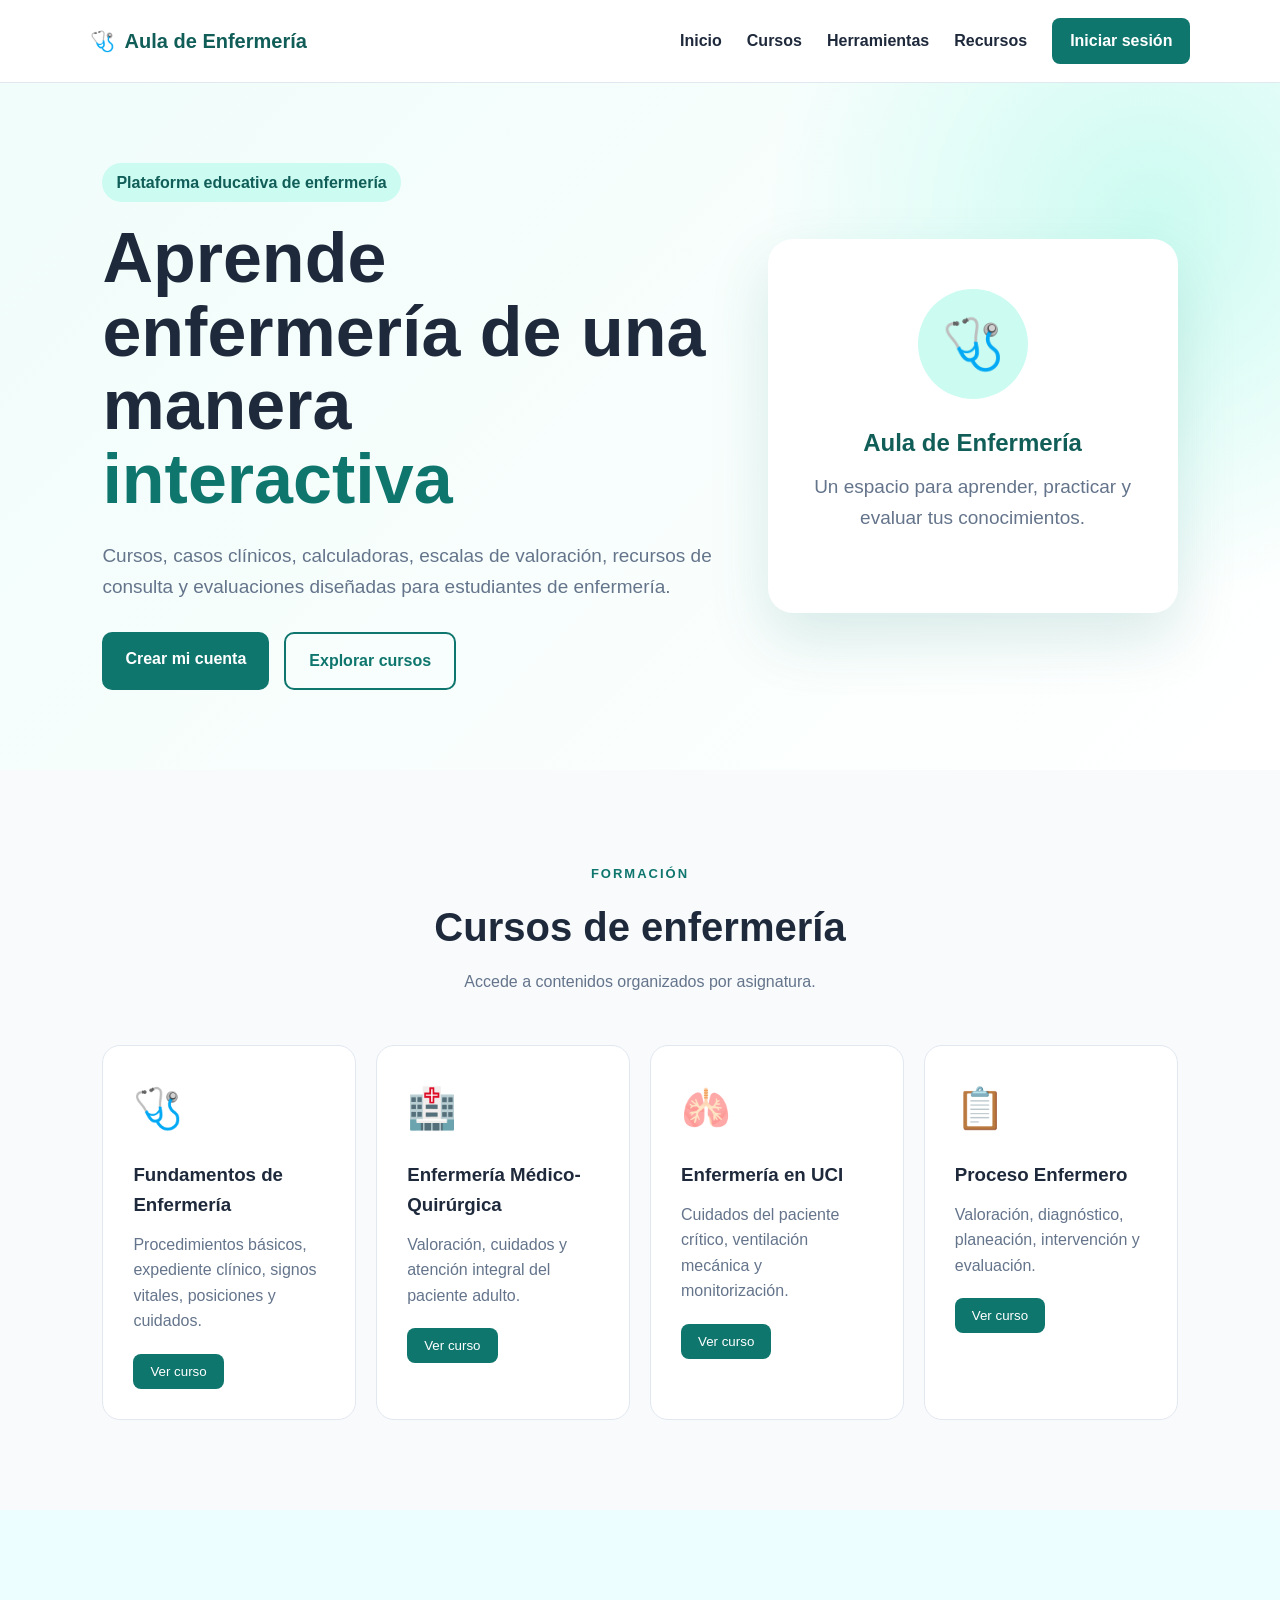
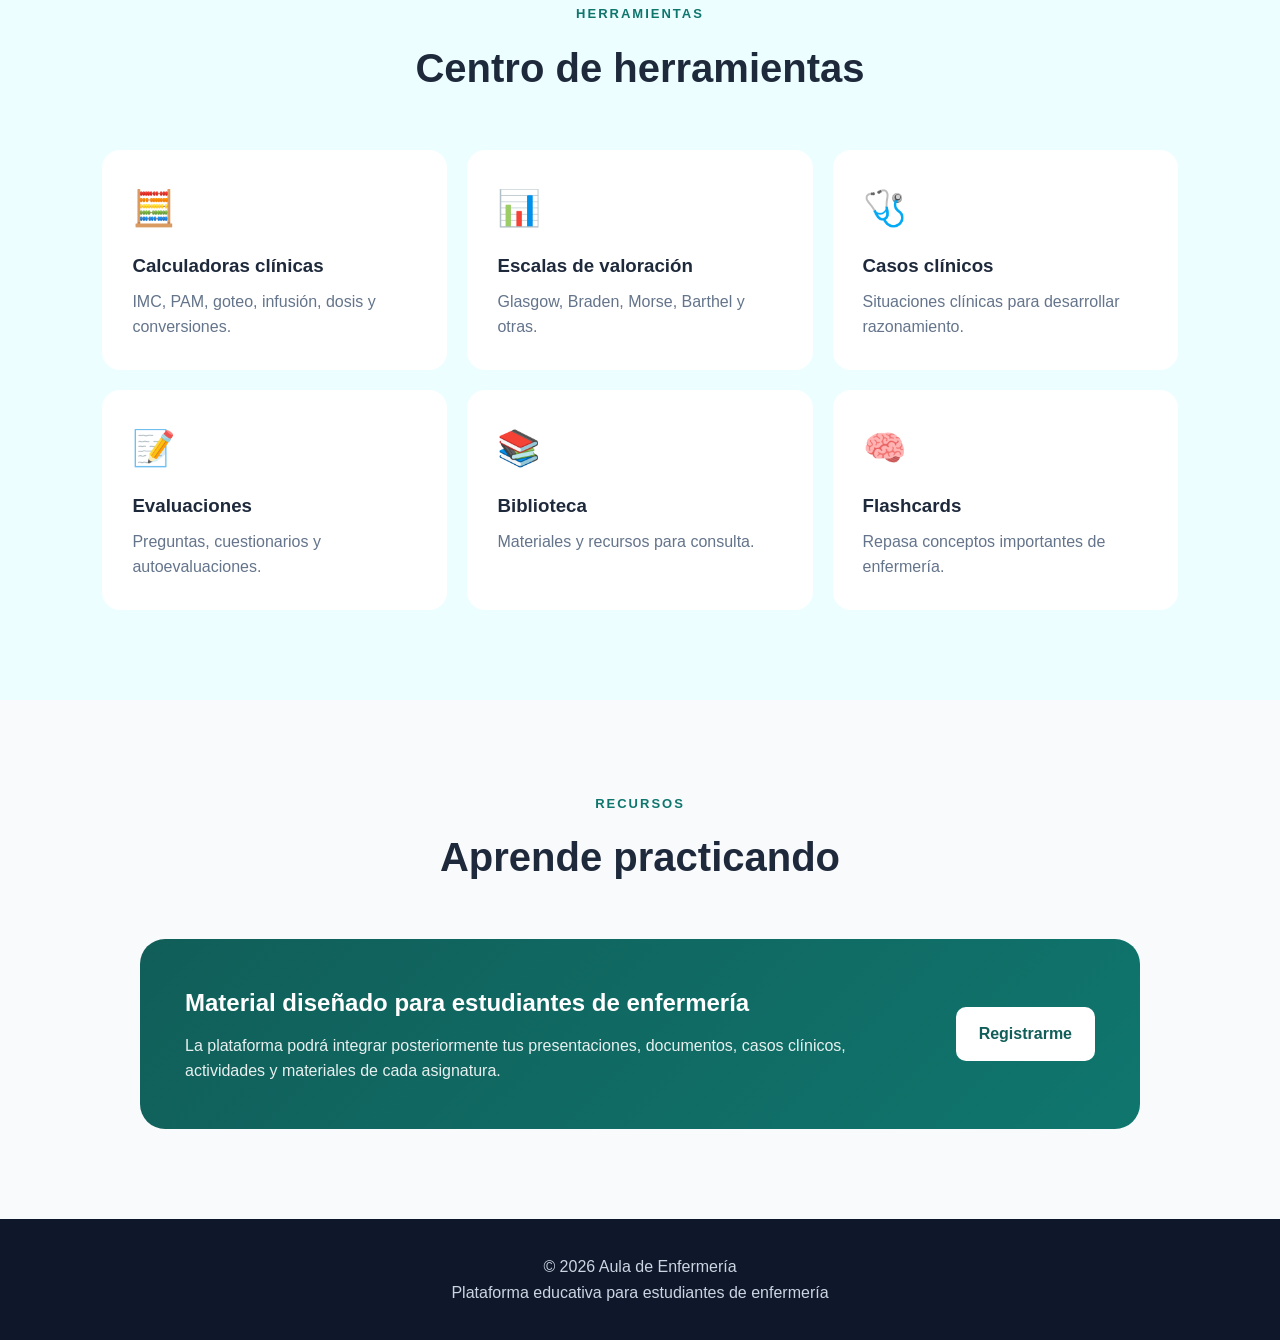
<file: index.html>
<!DOCTYPE html>
<html lang="es">
<head>
    <meta charset="UTF-8">
    <meta name="viewport" content="width=device-width, initial-scale=1.0">
    <title>Aula de Enfermería</title>
    <link rel="stylesheet" href="assets/css/estilos.css">
</head>
<body>
    <header class="header">
        <div class="logo">🩺 <span>Aula de Enfermería</span></div>
        <nav>
            <a href="#inicio">Inicio</a>
            <a href="#cursos">Cursos</a>
            <a href="#herramientas">Herramientas</a>
            <a href="#recursos">Recursos</a>
            <a href="login.html" class="btn-login">Iniciar sesión</a>
        </nav>
    </header>

    <main>
        <section id="inicio" class="hero">
            <div class="hero-text">
                <span class="badge">Plataforma educativa de enfermería</span>
                <h1>Aprende enfermería de una manera <span>interactiva</span></h1>
                <p>
                    Cursos, casos clínicos, calculadoras, escalas de valoración, recursos de consulta y evaluaciones diseñadas para estudiantes de enfermería.
                </p>
                <div class="hero-buttons">
                    <a href="registro.html" class="btn-primary">Crear mi cuenta</a>
                    <a href="#cursos" class="btn-secondary">Explorar cursos</a>
                </div>
            </div>

            <div class="hero-card">
                <div class="medical-icon">🩺</div>
                <h2>Aula de Enfermería</h2>
                <p>Un espacio para aprender, practicar y evaluar tus conocimientos.</p>
            </div>
        </section>

        <section id="cursos" class="section">
            <div class="section-title">
                <span>FORMACIÓN</span>
                <h2>Cursos de enfermería</h2>
                <p>Accede a contenidos organizados por asignatura.</p>
            </div>

            <div class="cards">
                <article class="course-card">
                    <div class="course-icon">🩺</div>
                    <h3>Fundamentos de Enfermería</h3>
                    <p>Procedimientos básicos, expediente clínico, signos vitales, posiciones y cuidados.</p>
                    <button class="course-btn">Ver curso</button>
                </article>

                <article class="course-card">
                    <div class="course-icon">🏥</div>
                    <h3>Enfermería Médico-Quirúrgica</h3>
                    <p>Valoración, cuidados y atención integral del paciente adulto.</p>
                    <button class="course-btn">Ver curso</button>
                </article>

                <article class="course-card">
                    <div class="course-icon">🫁</div>
                    <h3>Enfermería en UCI</h3>
                    <p>Cuidados del paciente crítico, ventilación mecánica y monitorización.</p>
                    <button class="course-btn">Ver curso</button>
                </article>

                <article class="course-card">
                    <div class="course-icon">📋</div>
                    <h3>Proceso Enfermero</h3>
                    <p>Valoración, diagnóstico, planeación, intervención y evaluación.</p>
                    <button class="course-btn">Ver curso</button>
                </article>
            </div>
        </section>

        <section id="herramientas" class="section tools-section">
            <div class="section-title">
                <span>HERRAMIENTAS</span>
                <h2>Centro de herramientas</h2>
            </div>

            <div class="tools-grid">
                <div class="tool">
                    <span>🧮</span>
                    <h3>Calculadoras clínicas</h3>
                    <p>IMC, PAM, goteo, infusión, dosis y conversiones.</p>
                </div>

                <div class="tool">
                    <span>📊</span>
                    <h3>Escalas de valoración</h3>
                    <p>Glasgow, Braden, Morse, Barthel y otras.</p>
                </div>

                <div class="tool">
                    <span>🩺</span>
                    <h3>Casos clínicos</h3>
                    <p>Situaciones clínicas para desarrollar razonamiento.</p>
                </div>

                <div class="tool">
                    <span>📝</span>
                    <h3>Evaluaciones</h3>
                    <p>Preguntas, cuestionarios y autoevaluaciones.</p>
                </div>

                <div class="tool">
                    <span>📚</span>
                    <h3>Biblioteca</h3>
                    <p>Materiales y recursos para consulta.</p>
                </div>

                <div class="tool">
                    <span>🧠</span>
                    <h3>Flashcards</h3>
                    <p>Repasa conceptos importantes de enfermería.</p>
                </div>
            </div>
        </section>

        <section id="recursos" class="section resources">
            <div class="section-title">
                <span>RECURSOS</span>
                <h2>Aprende practicando</h2>
            </div>

            <div class="resource-box">
                <div>
                    <h2>Material diseñado para estudiantes de enfermería</h2>
                    <p>
                        La plataforma podrá integrar posteriormente tus presentaciones, documentos, casos clínicos, actividades y materiales de cada asignatura.
                    </p>
                </div>
                <a href="registro.html" class="btn-primary">Registrarme</a>
            </div>
        </section>
    </main>

    <footer>
        <p>© 2026 Aula de Enfermería</p>
        <p>Plataforma educativa para estudiantes de enfermería</p>
    </footer>

    <script src="assets/js/app.js"></script>
</body>
</html>
</file>
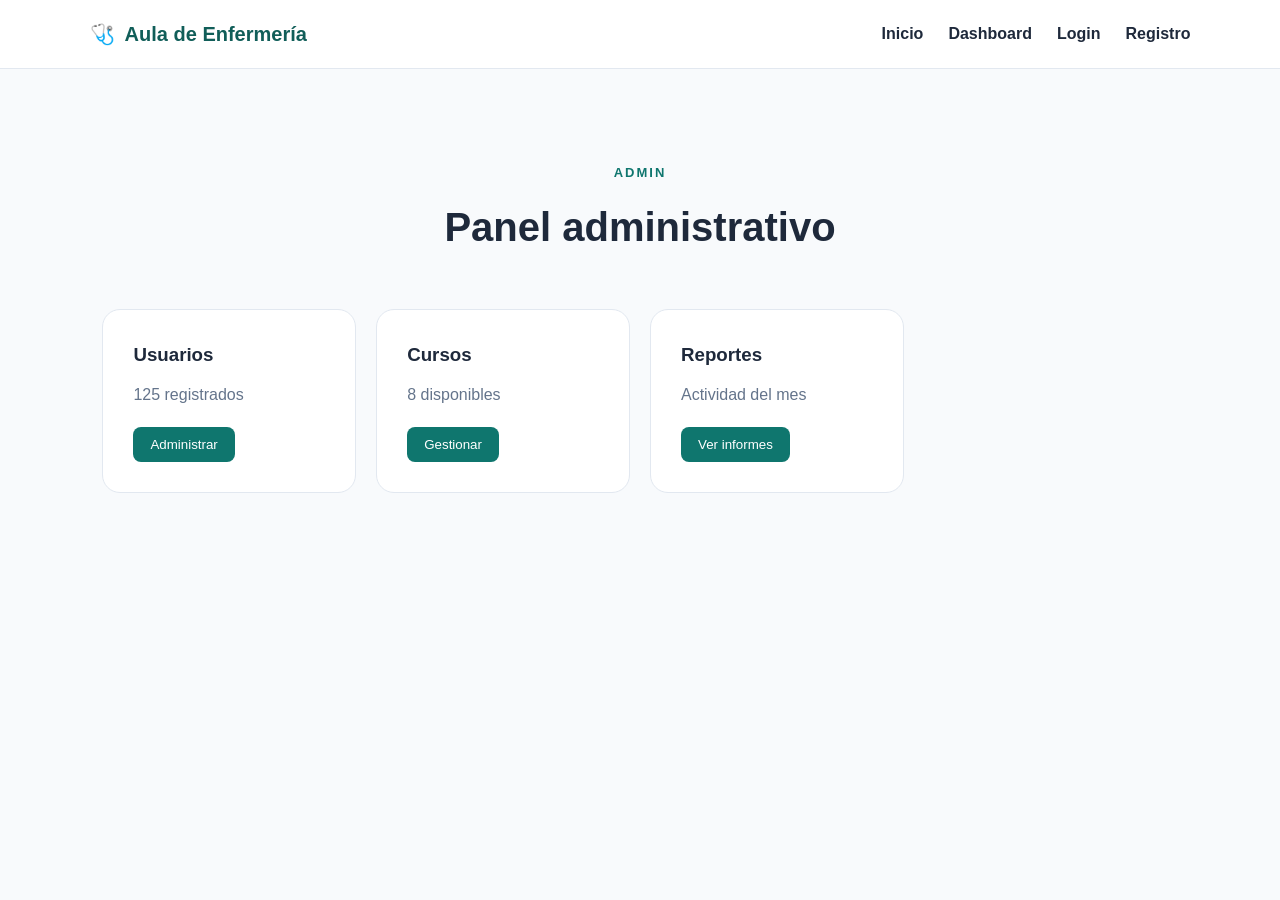
<file: admin.html>
<!DOCTYPE html>
<html lang="es">
<head>
  <meta charset="UTF-8">
  <meta name="viewport" content="width=device-width, initial-scale=1.0">
  <title>Administración - Aula de Enfermería</title>
  <link rel="stylesheet" href="assets/css/estilos.css">
</head>
<body>
  <header class="header">
    <div class="logo">🩺 <span>Aula de Enfermería</span></div>
    <nav>
      <a href="index.html">Inicio</a>
      <a href="dashboard.html">Dashboard</a>
      <a href="login.html">Login</a>
      <a href="registro.html">Registro</a>
    </nav>
  </header>

  <main class="section dashboard-shell">
    <div class="section-title">
      <span>ADMIN</span>
      <h2>Panel administrativo</h2>
    </div>

    <div class="cards">
      <article class="course-card">
        <h3>Usuarios</h3>
        <p>125 registrados</p>
        <button>Administrar</button>
      </article>
      <article class="course-card">
        <h3>Cursos</h3>
        <p>8 disponibles</p>
        <button>Gestionar</button>
      </article>
      <article class="course-card">
        <h3>Reportes</h3>
        <p>Actividad del mes</p>
        <button>Ver informes</button>
      </article>
    </div>
  </main>
</body>
</html>
</file>
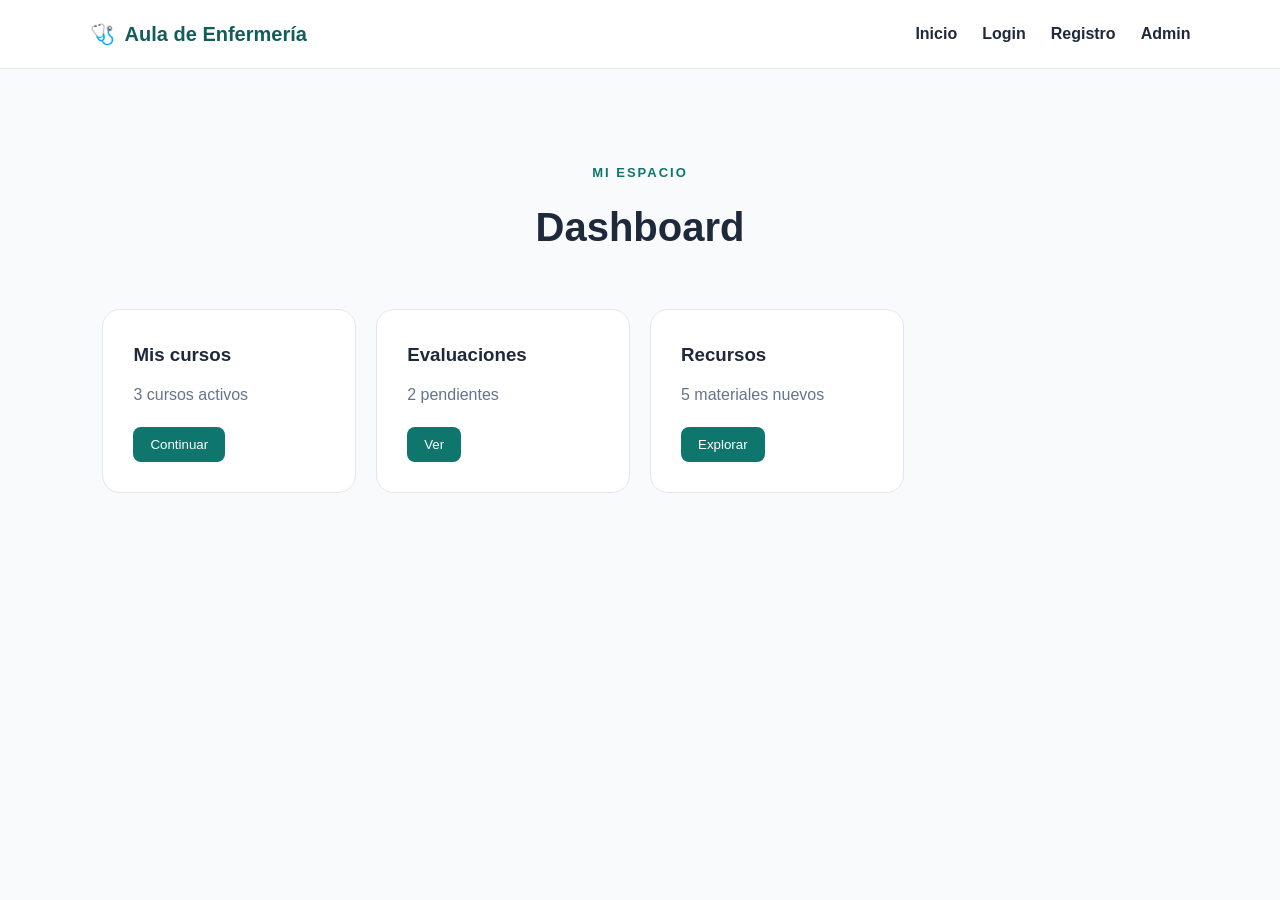
<file: dashboard.html>
<!DOCTYPE html>
<html lang="es">
<head>
  <meta charset="UTF-8">
  <meta name="viewport" content="width=device-width, initial-scale=1.0">
  <title>Dashboard - Aula de Enfermería</title>
  <link rel="stylesheet" href="assets/css/estilos.css">
</head>
<body>
  <header class="header">
    <div class="logo">🩺 <span>Aula de Enfermería</span></div>
    <nav>
      <a href="index.html">Inicio</a>
      <a href="login.html">Login</a>
      <a href="registro.html">Registro</a>
      <a href="admin.html">Admin</a>
    </nav>
  </header>

  <main class="section dashboard-shell">
    <div class="section-title">
      <span>MI ESPACIO</span>
      <h2>Dashboard</h2>
    </div>

    <div class="cards">
      <article class="course-card">
        <h3>Mis cursos</h3>
        <p>3 cursos activos</p>
        <button>Continuar</button>
      </article>
      <article class="course-card">
        <h3>Evaluaciones</h3>
        <p>2 pendientes</p>
        <button>Ver</button>
      </article>
      <article class="course-card">
        <h3>Recursos</h3>
        <p>5 materiales nuevos</p>
        <button>Explorar</button>
      </article>
    </div>
  </main>
</body>
</html>
</file>
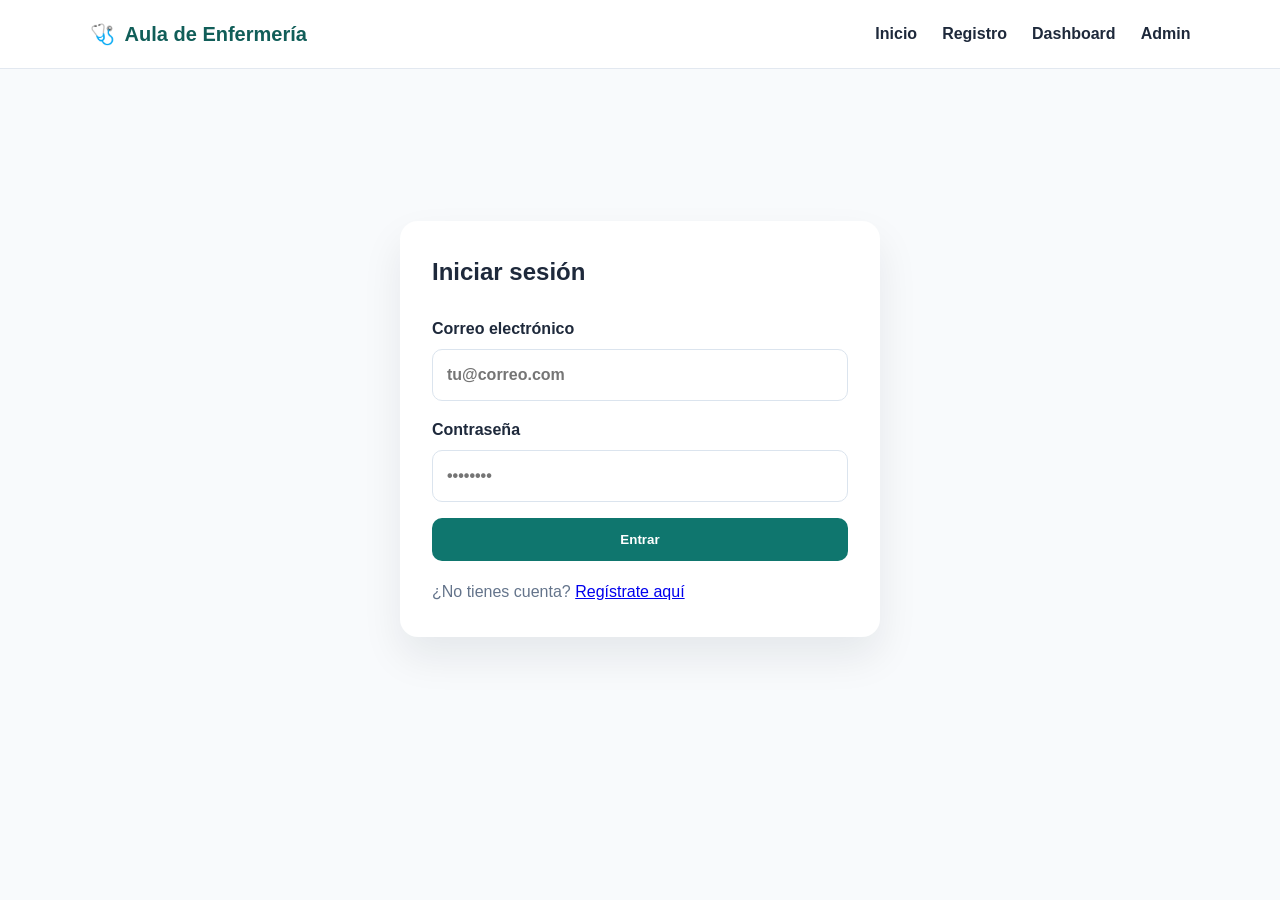
<file: login.html>
<!DOCTYPE html>
<html lang="es">
<head>
  <meta charset="UTF-8">
  <meta name="viewport" content="width=device-width, initial-scale=1.0">
  <title>Iniciar sesión - Aula de Enfermería</title>
  <link rel="stylesheet" href="assets/css/estilos.css">
</head>
<body>
  <header class="header">
    <div class="logo">🩺 <span>Aula de Enfermería</span></div>
    <nav>
      <a href="index.html">Inicio</a>
      <a href="registro.html">Registro</a>
      <a href="dashboard.html">Dashboard</a>
      <a href="admin.html">Admin</a>
    </nav>
  </header>

  <main class="auth-shell">
    <section class="auth-card">
      <h1>Iniciar sesión</h1>
      <form>
        <label>
          Correo electrónico
          <input type="email" placeholder="tu@correo.com" />
        </label>

        <label>
          Contraseña
          <input type="password" placeholder="••••••••" />
        </label>

        <button type="submit" class="btn-primary">Entrar</button>
      </form>
      <p class="muted">¿No tienes cuenta? <a href="registro.html">Regístrate aquí</a></p>
    </section>
  </main>

  <script src="assets/js/auth.js"></script>
</body>
</html>
</file>
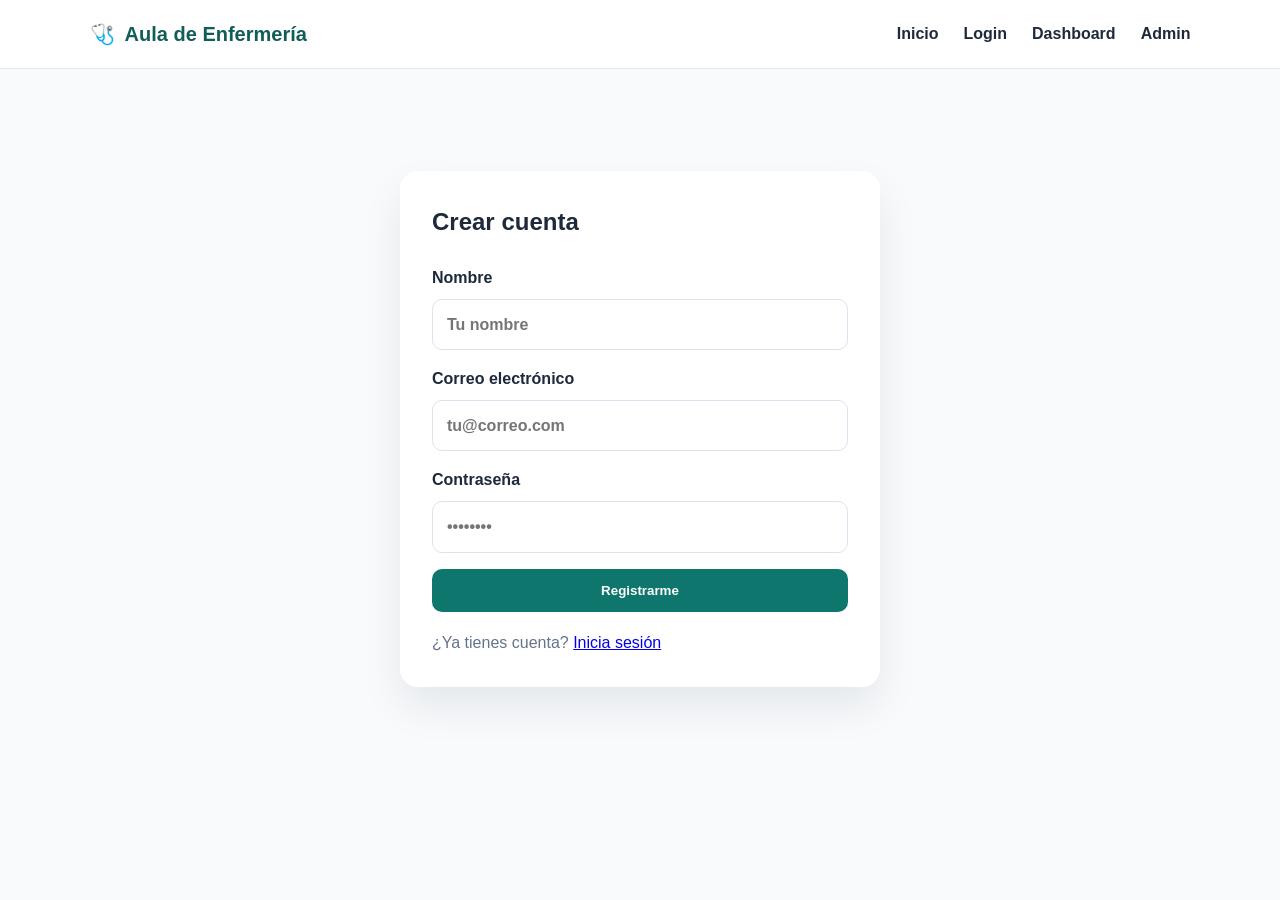
<file: registro.html>
<!DOCTYPE html>
<html lang="es">
<head>
  <meta charset="UTF-8">
  <meta name="viewport" content="width=device-width, initial-scale=1.0">
  <title>Registro - Aula de Enfermería</title>
  <link rel="stylesheet" href="assets/css/estilos.css">
</head>
<body>
  <header class="header">
    <div class="logo">🩺 <span>Aula de Enfermería</span></div>
    <nav>
      <a href="index.html">Inicio</a>
      <a href="login.html">Login</a>
      <a href="dashboard.html">Dashboard</a>
      <a href="admin.html">Admin</a>
    </nav>
  </header>

  <main class="auth-shell">
    <section class="auth-card">
      <h1>Crear cuenta</h1>
      <form>
        <label>
          Nombre
          <input type="text" placeholder="Tu nombre" />
        </label>

        <label>
          Correo electrónico
          <input type="email" placeholder="tu@correo.com" />
        </label>

        <label>
          Contraseña
          <input type="password" placeholder="••••••••" />
        </label>

        <button type="submit" class="btn-primary">Registrarme</button>
      </form>
      <p class="muted">¿Ya tienes cuenta? <a href="login.html">Inicia sesión</a></p>
    </section>
  </main>

  <script src="assets/js/auth.js"></script>
</body>
</html>
</file>
<file: assets/css/estilos.css>
:root {
    --verde: #0f766e;
    --verde-oscuro: #115e59;
    --verde-claro: #ccfbf1;
    --azul: #164e63;
    --fondo: #f8fafc;
    --blanco: #ffffff;
    --texto: #1e293b;
    --gris: #64748b;
}

* {
    margin: 0;
    padding: 0;
    box-sizing: border-box;
}

html {
    scroll-behavior: smooth;
}

body {
    font-family: Arial, Helvetica, sans-serif;
    background: var(--fondo);
    color: var(--texto);
    line-height: 1.6;
}

.header {
    position: sticky;
    top: 0;
    z-index: 100;
    display: flex;
    justify-content: space-between;
    align-items: center;
    padding: 18px 7%;
    background: rgba(255,255,255,.95);
    backdrop-filter: blur(10px);
    border-bottom: 1px solid #e2e8f0;
}

.logo {
    display: flex;
    align-items: center;
    gap: 10px;
    font-size: 20px;
    font-weight: 800;
    color: var(--verde-oscuro);
}

nav {
    display: flex;
    align-items: center;
    gap: 25px;
}

nav a {
    text-decoration: none;
    color: var(--texto);
    font-weight: 600;
}

nav a:hover {
    color: var(--verde);
}

.btn-login {
    background: var(--verde);
    color: white !important;
    padding: 10px 18px;
    border-radius: 8px;
}

.hero {
    min-height: 650px;
    display: grid;
    grid-template-columns: 1.2fr .8fr;
    gap: 50px;
    align-items: center;
    padding: 80px 8%;
    background: radial-gradient(circle at 90% 20%, #ccfbf1, transparent 30%), linear-gradient(135deg, #f0fdfa, #ffffff);
}

.hero-text {
    max-width: 700px;
}

.badge {
    display: inline-block;
    padding: 7px 14px;
    background: var(--verde-claro);
    color: var(--verde-oscuro);
    border-radius: 30px;
    font-weight: bold;
    margin-bottom: 20px;
}

.hero h1 {
    font-size: clamp(40px, 6vw, 70px);
    line-height: 1.05;
    margin-bottom: 25px;
}

.hero h1 span {
    color: var(--verde);
}

.hero p {
    font-size: 19px;
    color: var(--gris);
    max-width: 650px;
    margin-bottom: 30px;
}

.hero-buttons {
    display: flex;
    gap: 15px;
    flex-wrap: wrap;
}

.btn-primary,
.btn-secondary {
    display: inline-block;
    padding: 14px 23px;
    border-radius: 10px;
    text-decoration: none;
    font-weight: bold;
}

.btn-primary {
    background: var(--verde);
    color: white;
}

.btn-primary:hover {
    background: var(--verde-oscuro);
}

.btn-secondary {
    border: 2px solid var(--verde);
    color: var(--verde);
}

.hero-card {
    background: white;
    border-radius: 25px;
    padding: 50px 35px;
    text-align: center;
    box-shadow: 0 25px 60px rgba(15,118,110,.15);
}

.medical-icon {
    width: 110px;
    height: 110px;
    margin: 0 auto 25px;
    display: flex;
    align-items: center;
    justify-content: center;
    border-radius: 50%;
    background: var(--verde-claro);
    font-size: 50px;
}

.hero-card h2 {
    margin-bottom: 10px;
    color: var(--verde-oscuro);
}

.hero-card p {
    color: var(--gris);
}

.section {
    padding: 90px 8%;
}

.section-title {
    text-align: center;
    max-width: 700px;
    margin: 0 auto 50px;
}

.section-title span {
    color: var(--verde);
    font-size: 13px;
    font-weight: 800;
    letter-spacing: 2px;
}

.section-title h2 {
    font-size: 40px;
    margin: 10px 0;
}

.section-title p {
    color: var(--gris);
}

.cards {
    display: grid;
    grid-template-columns: repeat(4, 1fr);
    gap: 20px;
}

.course-card {
    background: white;
    padding: 30px;
    border-radius: 18px;
    border: 1px solid #e2e8f0;
    transition: .25s;
}

.course-card:hover {
    transform: translateY(-6px);
    box-shadow: 0 15px 35px rgba(0,0,0,.08);
}

.course-icon {
    font-size: 40px;
    margin-bottom: 20px;
}

.course-card h3 {
    margin-bottom: 12px;
}

.course-card p {
    color: var(--gris);
    margin-bottom: 20px;
}

.course-card button,
button {
    border: none;
    background: var(--verde);
    color: white;
    padding: 10px 17px;
    border-radius: 8px;
    cursor: pointer;
}

.tools-section {
    background: #ecfeff;
}

.tools-grid {
    display: grid;
    grid-template-columns: repeat(3, 1fr);
    gap: 20px;
}

.tool {
    background: white;
    padding: 30px;
    border-radius: 18px;
}

.tool > span {
    font-size: 35px;
}

.tool h3 {
    margin: 15px 0 8px;
}

.tool p {
    color: var(--gris);
}

.resource-box {
    max-width: 1000px;
    margin: auto;
    padding: 45px;
    border-radius: 25px;
    background: linear-gradient(135deg, var(--verde-oscuro), var(--verde));
    color: white;
    display: flex;
    align-items: center;
    justify-content: space-between;
    gap: 30px;
}

.resource-box p {
    margin-top: 10px;
    opacity: .9;
}

.resource-box .btn-primary {
    background: white;
    color: var(--verde-oscuro);
    white-space: nowrap;
}

footer {
    text-align: center;
    padding: 35px;
    background: #0f172a;
    color: #cbd5e1;
}

.auth-shell {
    min-height: 80vh;
    display: flex;
    align-items: center;
    justify-content: center;
    padding: 60px 20px;
}

.auth-card {
    width: min(480px, 100%);
    background: white;
    border-radius: 18px;
    padding: 32px;
    box-shadow: 0 20px 40px rgba(15, 23, 42, 0.08);
}

.auth-card h1 {
    margin-bottom: 24px;
}

.auth-card form {
    display: grid;
    gap: 16px;
}

.auth-card label {
    display: grid;
    gap: 8px;
    color: var(--texto);
    font-weight: 600;
}

.auth-card input {
    padding: 12px 14px;
    border: 1px solid #dbe4ee;
    border-radius: 10px;
    font: inherit;
}

.muted {
    margin-top: 18px;
    color: var(--gris);
}

.dashboard-shell {
    min-height: 70vh;
}

@media(max-width: 1000px) {
    .cards {
        grid-template-columns: repeat(2, 1fr);
    }
    .tools-grid {
        grid-template-columns: repeat(2, 1fr);
    }
}

@media(max-width: 700px) {
    .header {
        flex-direction: column;
        gap: 15px;
    }
    nav {
        flex-wrap: wrap;
        justify-content: center;
        gap: 12px;
    }
    .hero {
        grid-template-columns: 1fr;
        padding-top: 50px;
    }
    .cards,
    .tools-grid {
        grid-template-columns: 1fr;
    }
    .resource-box {
        flex-direction: column;
        align-items: flex-start;
    }
}
</file>
